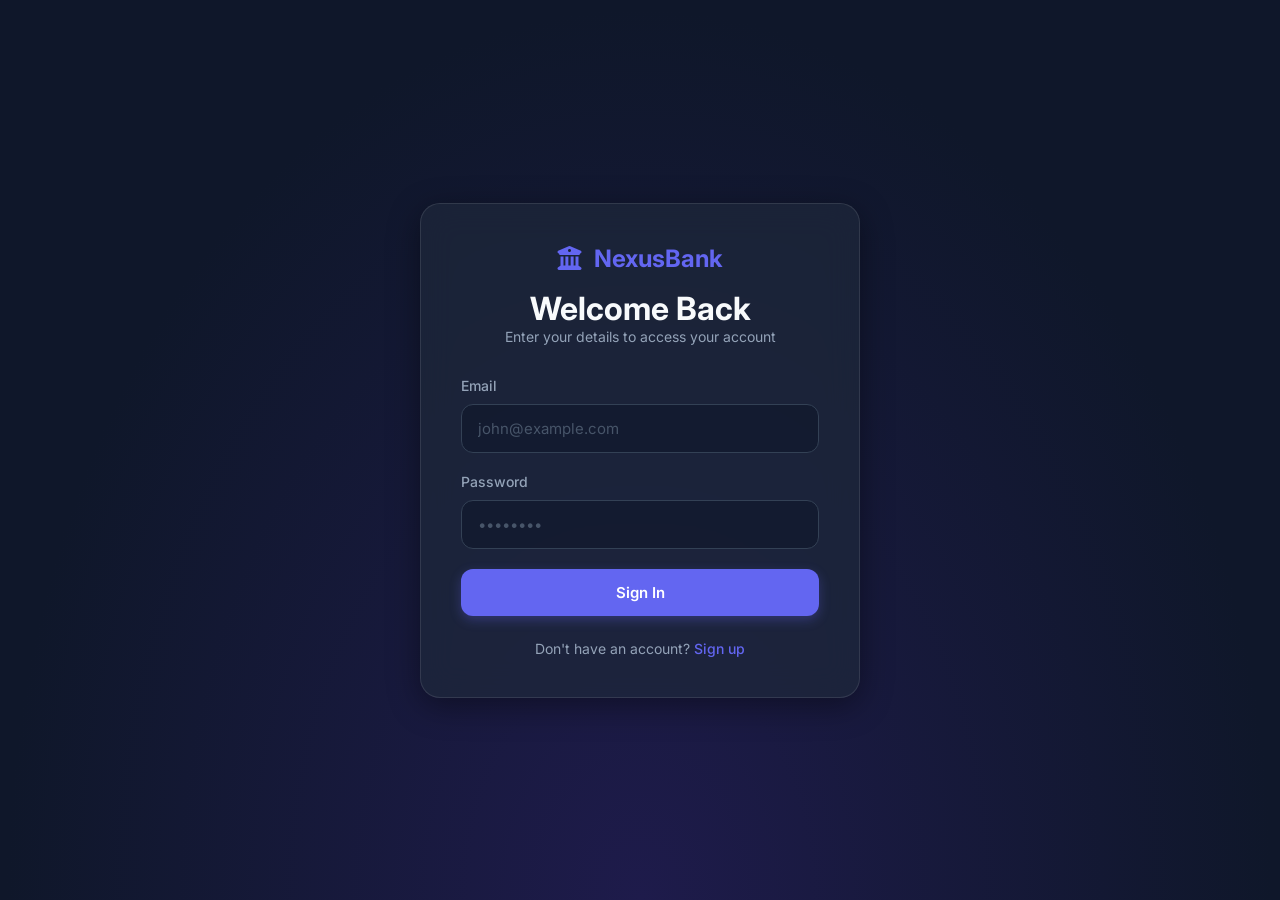
<file: frontend/index.html>
<!DOCTYPE html>
<html lang="en">

<head>
    <meta charset="UTF-8">
    <meta name="viewport" content="width=device-width, initial-scale=1.0">
    <title>Nexus Bank - Login</title>
    <!-- Add SEO Best Practices -->
    <meta name="description"
        content="Nexus Bank Login - Access your secure banking dashboard to manage your accounts and transfer funds.">
    <!-- Links -->
    <link rel="stylesheet" href="css/style.css">
    <link href="https://fonts.googleapis.com/css2?family=Inter:wght@300;400;500;600;700&display=swap" rel="stylesheet">
    <link rel="stylesheet" href="https://cdnjs.cloudflare.com/ajax/libs/font-awesome/6.4.0/css/all.min.css">
</head>

<body>
    <div class="auth-wrapper">
        <main class="auth-card">
            <header class="auth-header">
                <div class="logo">
                    <i class="fa-solid fa-building-columns"></i>
                    <span>NexusBank</span>
                </div>
                <h1>Welcome Back</h1>
                <p>Enter your details to access your account</p>
            </header>

            <form id="login-form" class="auth-form">
                <div class="input-group">
                    <label for="email">Email</label>
                    <input type="email" id="email" placeholder="john@example.com" required>
                </div>
                <div class="input-group">
                    <label for="password">Password</label>
                    <input type="password" id="password" placeholder="••••••••" required>
                </div>
                <div id="auth-message" class="message" role="alert"></div>
                <button type="submit" class="btn btn-primary full-width">Sign In</button>
            </form>

            <footer class="auth-footer">
                Don't have an account? <a href="register.html">Sign up</a>
            </footer>
        </main>
    </div>

    <script src="js/auth.js"></script>
</body>

</html>
</file>
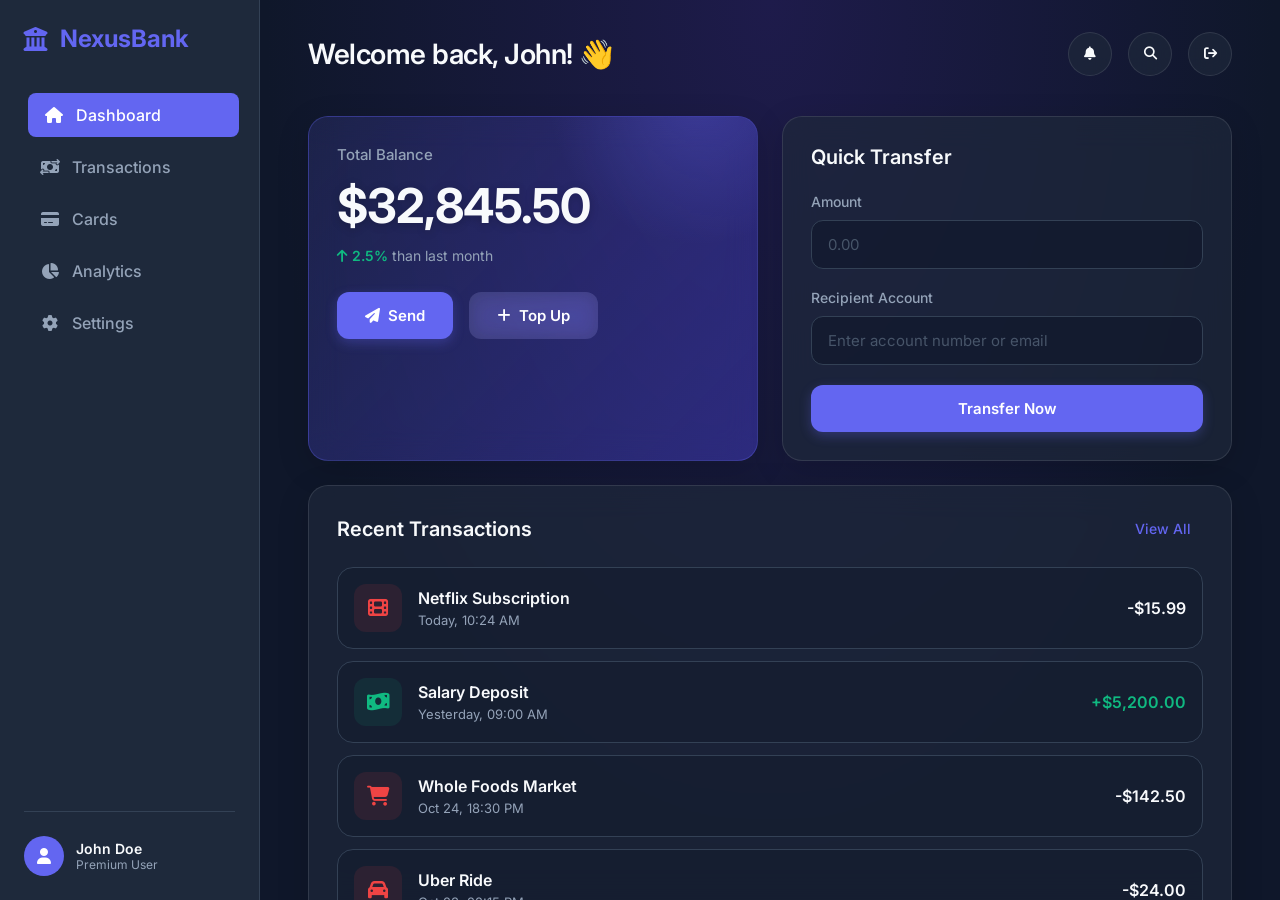
<file: frontend/dashboard.html>
<!DOCTYPE html>
<html lang="en">

<head>
    <meta charset="UTF-8">
    <meta name="viewport" content="width=device-width, initial-scale=1.0">
    <title>Nexus Bank - Dashboard</title>
    <meta name="description"
        content="Nexus Bank Dashboard - A modern, secure, and beautiful banking interface for managing your finances, transfers, and accounts.">
    <!-- Updated CSS path -->
    <link rel="stylesheet" href="css/style.css">
    <link href="https://fonts.googleapis.com/css2?family=Inter:wght@300;400;500;600;700&display=swap" rel="stylesheet">
    <link rel="stylesheet" href="https://cdnjs.cloudflare.com/ajax/libs/font-awesome/6.4.0/css/all.min.css">
</head>

<body>
    <div class="app-container">
        <!-- Sidebar -->
        <aside class="sidebar">
            <div class="logo">
                <i class="fa-solid fa-building-columns"></i>
                <span>NexusBank</span>
            </div>
            <nav class="nav-menu">
                <a href="#" class="nav-item active"><i class="fa-solid fa-house"></i> Dashboard</a>
                <a href="#" class="nav-item"><i class="fa-solid fa-money-bill-transfer"></i> Transactions</a>
                <a href="#" class="nav-item"><i class="fa-solid fa-credit-card"></i> Cards</a>
                <a href="#" class="nav-item"><i class="fa-solid fa-chart-pie"></i> Analytics</a>
                <a href="#" class="nav-item"><i class="fa-solid fa-gear"></i> Settings</a>
            </nav>
            <div class="user-profile">
                <div class="avatar"><i class="fa-solid fa-user"></i></div>
                <div class="user-info">
                    <span class="name">John Doe</span>
                    <span class="role">Premium User</span>
                </div>
            </div>
        </aside>

        <!-- Main Content -->
        <main class="main-content">
            <header class="top-header">
                <h1>Welcome back, John! 👋</h1>
                <div class="header-actions">
                    <button class="icon-btn" aria-label="Notifications"><i class="fa-solid fa-bell"></i></button>
                    <button class="icon-btn" aria-label="Search"><i class="fa-solid fa-magnifying-glass"></i></button>
                    <!-- Make logout button functional via id -->
                    <button class="icon-btn" id="logout-btn" aria-label="Logout"><i
                            class="fa-solid fa-arrow-right-from-bracket"></i></button>
                </div>
            </header>

            <div class="dashboard-grid">
                <!-- Balance Card -->
                <section class="card balance-card">
                    <h2 class="card-header">Total Balance</h2>
                    <div class="balance-amount" id="total-balance">$0.00</div>
                    <div class="balance-stats">
                        <span class="positive"><i class="fa-solid fa-arrow-up"></i> 2.5%</span> than last month
                    </div>
                    <div class="card-actions">
                        <button class="btn btn-primary" onclick="document.getElementById('transfer-amount').focus()"><i
                                class="fa-solid fa-paper-plane"></i> Send</button>
                        <button class="btn btn-secondary"><i class="fa-solid fa-plus"></i> Top Up</button>
                    </div>
                </section>

                <!-- Quick Transfer -->
                <section class="card quick-transfer">
                    <h2>Quick Transfer</h2>
                    <div class="transfer-form">
                        <div class="input-group">
                            <label for="transfer-amount">Amount</label>
                            <input type="number" id="transfer-amount" placeholder="0.00" min="1" step="0.01">
                        </div>
                        <div class="input-group">
                            <label for="recipient-account">Recipient Account</label>
                            <input type="text" id="recipient-account" placeholder="Enter account number or email">
                        </div>
                        <button class="btn btn-primary full-width" id="btn-transfer">Transfer Now</button>
                        <div id="transfer-message" class="message" role="alert"></div>
                    </div>
                </section>

                <!-- Recent Transactions -->
                <section class="card transactions-card span-2">
                    <div class="card-header-flex">
                        <h2>Recent Transactions</h2>
                        <a href="#" class="view-all">View All</a>
                    </div>
                    <ul class="transaction-list" id="transaction-list">
                        <!-- Transactions will be populated by JS -->
                    </ul>
                </section>
            </div>
        </main>
    </div>

    <!-- Updated JS paths -->
    <script src="js/account.js"></script>
    <script src="js/transaction.js"></script>
</body>

</html>
</file>
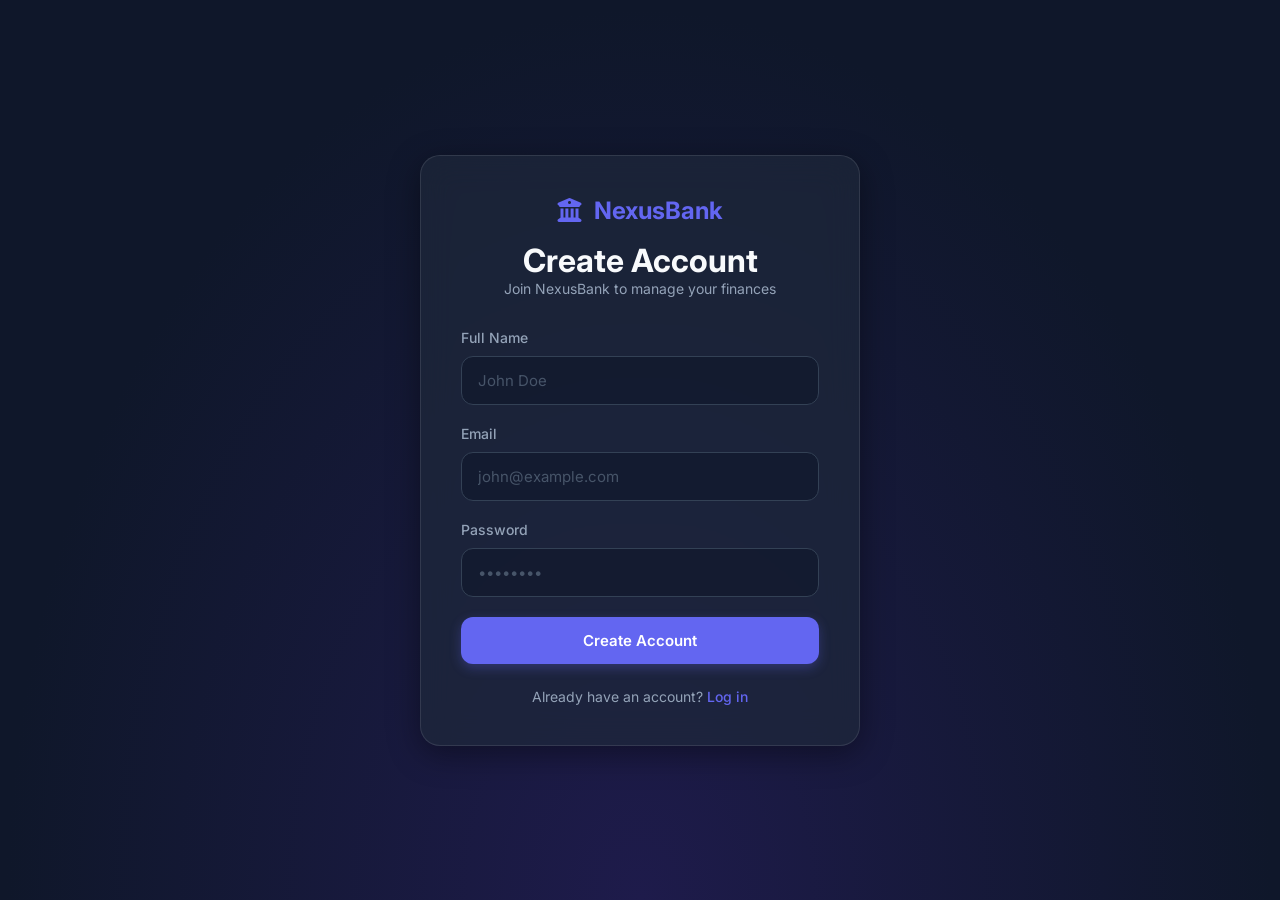
<file: frontend/register.html>
<!DOCTYPE html>
<html lang="en">

<head>
    <meta charset="UTF-8">
    <meta name="viewport" content="width=device-width, initial-scale=1.0">
    <title>Nexus Bank - Register</title>
    <!-- Add SEO Best Practices -->
    <meta name="description"
        content="Nexus Bank Sign Up - Create an account to experience modern, secure and beautiful banking.">
    <!-- Links -->
    <link rel="stylesheet" href="css/style.css">
    <link href="https://fonts.googleapis.com/css2?family=Inter:wght@300;400;500;600;700&display=swap" rel="stylesheet">
    <link rel="stylesheet" href="https://cdnjs.cloudflare.com/ajax/libs/font-awesome/6.4.0/css/all.min.css">
</head>

<body>
    <div class="auth-wrapper">
        <main class="auth-card">
            <header class="auth-header">
                <div class="logo">
                    <i class="fa-solid fa-building-columns"></i>
                    <span>NexusBank</span>
                </div>
                <h1>Create Account</h1>
                <p>Join NexusBank to manage your finances</p>
            </header>

            <form id="register-form" class="auth-form">
                <div class="input-group">
                    <label for="fullname">Full Name</label>
                    <input type="text" id="fullname" placeholder="John Doe" required>
                </div>
                <div class="input-group">
                    <label for="email">Email</label>
                    <input type="email" id="email" placeholder="john@example.com" required>
                </div>
                <div class="input-group">
                    <label for="password">Password</label>
                    <input type="password" id="password" placeholder="••••••••" required minlength="6">
                </div>
                <div id="auth-message" class="message" role="alert"></div>
                <button type="submit" class="btn btn-primary full-width">Create Account</button>
            </form>

            <footer class="auth-footer">
                Already have an account? <a href="index.html">Log in</a>
            </footer>
        </main>
    </div>

    <script src="js/auth.js"></script>
</body>

</html>
</file>
<file: frontend/css/style.css>
/* CSS for the Banking App (including Dashboard, Login, and Register pages) */

:root {
    --bg-main: #0f172a;
    --bg-card: #1e293b;
    --bg-hover: #334155;
    --text-main: #f8fafc;
    --text-muted: #94a3b8;
    --accent-primary: #6366f1;
    --accent-secondary: #4f46e5;
    --success: #10b981;
    --danger: #ef4444;
    --border: #334155;
    --glass-bg: rgba(30, 41, 59, 0.7);
    --glass-border: rgba(255, 255, 255, 0.1);
}

* {
    margin: 0;
    padding: 0;
    box-sizing: border-box;
    font-family: 'Inter', sans-serif;
}

body {
    background-color: var(--bg-main);
    color: var(--text-main);
    height: 100vh;
    display: flex;
    overflow: hidden;
}

/* AUTH PAGES (Login / Register) */
.auth-wrapper {
    display: flex;
    justify-content: center;
    align-items: center;
    min-height: 100vh;
    width: 100%;
    background: radial-gradient(ellipse at bottom, #1e1b4b 0%, var(--bg-main) 70%);
}

.auth-card {
    background: var(--glass-bg);
    backdrop-filter: blur(16px);
    border-radius: 20px;
    padding: 40px;
    width: 100%;
    max-width: 440px;
    border: 1px solid var(--glass-border);
    box-shadow: 0 8px 32px 0 rgba(0, 0, 0, 0.4);
    animation: fadeIn 0.4s ease forwards;
}

.auth-header {
    text-align: center;
    margin-bottom: 32px;
}

.auth-header .logo {
    justify-content: center;
    margin-bottom: 16px;
}

.auth-header h2 {
    font-size: 24px;
    font-weight: 600;
    margin-bottom: 8px;
}

.auth-header p {
    color: var(--text-muted);
    font-size: 14px;
}

.auth-form {
    display: flex;
    flex-direction: column;
    gap: 20px;
}

.auth-footer {
    margin-top: 24px;
    text-align: center;
    font-size: 14px;
    color: var(--text-muted);
}

.auth-footer a {
    color: var(--accent-primary);
    text-decoration: none;
    font-weight: 500;
}

.auth-footer a:hover {
    text-decoration: underline;
}

/* SHARED STYLES */
.app-container {
    display: flex;
    width: 100%;
    height: 100%;
}

.logo {
    display: flex;
    align-items: center;
    gap: 12px;
    font-size: 24px;
    font-weight: 700;
    color: var(--accent-primary);
}

.message {
    font-size: 14px;
    margin-top: 8px;
    text-align: center;
    opacity: 0;
    transition: opacity 0.3s;
    padding: 10px;
    border-radius: 8px;
    display: none;
}

.message.show {
    display: block;
    opacity: 1;
}

.message.success {
    background: rgba(16, 185, 129, 0.1);
    color: var(--success);
    border: 1px solid rgba(16, 185, 129, 0.2);
}

.message.error {
    background: rgba(239, 68, 68, 0.1);
    color: var(--danger);
    border: 1px solid rgba(239, 68, 68, 0.2);
}

.btn {
    padding: 14px 28px;
    border-radius: 12px;
    font-size: 15px;
    font-weight: 600;
    cursor: pointer;
    border: none;
    transition: all 0.2s cubic-bezier(0.4, 0, 0.2, 1);
    display: flex;
    align-items: center;
    justify-content: center;
    gap: 8px;
}

.btn:disabled {
    opacity: 0.7;
    cursor: not-allowed;
}

.btn-primary {
    background: var(--accent-primary);
    color: white;
    box-shadow: 0 4px 12px rgba(99, 102, 241, 0.3);
}

.btn-primary:hover:not(:disabled) {
    background: var(--accent-secondary);
    transform: translateY(-2px);
    box-shadow: 0 6px 16px rgba(99, 102, 241, 0.4);
}

.btn-primary:active:not(:disabled) {
    transform: translateY(0);
}

.btn-secondary {
    background: rgba(255, 255, 255, 0.1);
    color: white;
    backdrop-filter: blur(10px);
}

.btn-secondary:hover:not(:disabled) {
    background: rgba(255, 255, 255, 0.15);
    transform: translateY(-2px);
}

.full-width {
    width: 100%;
}

.input-group {
    display: flex;
    flex-direction: column;
    gap: 10px;
}

.input-group label {
    font-size: 14px;
    color: var(--text-muted);
    font-weight: 500;
}

.input-group input {
    background: rgba(15, 23, 42, 0.6);
    border: 1px solid var(--border);
    color: var(--text-main);
    padding: 14px 16px;
    border-radius: 12px;
    outline: none;
    font-size: 15px;
    transition: all 0.2s;
}

.input-group input:focus {
    border-color: var(--accent-primary);
    box-shadow: 0 0 0 3px rgba(99, 102, 241, 0.2);
}

.input-group input::placeholder {
    color: #475569;
}


/* SIDEBAR (Dashboard) */
.sidebar {
    width: 260px;
    background-color: var(--bg-card);
    border-right: 1px solid var(--border);
    display: flex;
    flex-direction: column;
    padding: 24px;
    transition: all 0.3s ease;
}

.sidebar .logo {
    margin-bottom: 40px;
}

.nav-menu {
    display: flex;
    flex-direction: column;
    gap: 8px;
    flex: 1;
}

.nav-item {
    display: flex;
    align-items: center;
    gap: 12px;
    padding: 12px 16px;
    color: var(--text-muted);
    text-decoration: none;
    border-radius: 8px;
    transition: all 0.2s cubic-bezier(0.4, 0, 0.2, 1);
    font-weight: 500;
}

.nav-item:hover,
.nav-item.active {
    background-color: var(--accent-primary);
    color: white;
    transform: translateX(4px);
}

.nav-item i {
    width: 20px;
    text-align: center;
}

.user-profile {
    display: flex;
    align-items: center;
    gap: 12px;
    padding-top: 24px;
    border-top: 1px solid var(--border);
}

.avatar {
    width: 40px;
    height: 40px;
    border-radius: 50%;
    background-color: var(--accent-primary);
    display: flex;
    align-items: center;
    justify-content: center;
    color: white;
}

.user-info {
    display: flex;
    flex-direction: column;
}

.user-info .name {
    font-weight: 600;
    font-size: 14px;
}

.user-info .role {
    font-size: 12px;
    color: var(--text-muted);
}

/* MAIN CONTENT (Dashboard) */
.main-content {
    flex: 1;
    padding: 32px 48px;
    overflow-y: auto;
    background: radial-gradient(ellipse at top, #1e1b4b 0%, var(--bg-main) 70%);
}

.top-header {
    display: flex;
    justify-content: space-between;
    align-items: center;
    margin-bottom: 40px;
}

.top-header h1 {
    font-size: 28px;
    font-weight: 600;
    letter-spacing: -0.5px;
}

.header-actions {
    display: flex;
    gap: 16px;
}

.icon-btn {
    background: var(--glass-bg);
    backdrop-filter: blur(10px);
    border: 1px solid var(--glass-border);
    color: var(--text-main);
    width: 44px;
    height: 44px;
    border-radius: 50%;
    cursor: pointer;
    transition: all 0.2s ease;
    display: flex;
    align-items: center;
    justify-content: center;
}

.icon-btn:hover {
    background: var(--bg-hover);
    transform: translateY(-2px);
    box-shadow: 0 4px 12px rgba(0, 0, 0, 0.2);
}

/* Dashboard Grid */
.dashboard-grid {
    display: grid;
    grid-template-columns: repeat(2, 1fr);
    gap: 24px;
}

.card {
    background: var(--glass-bg);
    backdrop-filter: blur(16px);
    border-radius: 20px;
    padding: 28px;
    border: 1px solid var(--glass-border);
    box-shadow: 0 8px 32px 0 rgba(0, 0, 0, 0.15);
    transition: transform 0.3s ease;
}

.card:hover {
    transform: translateY(-4px);
}

.span-2 {
    grid-column: span 2;
}

/* Balance Card */
.balance-card {
    background: linear-gradient(135deg, rgba(99, 102, 241, 0.15) 0%, rgba(79, 70, 229, 0.4) 100%);
    position: relative;
    overflow: hidden;
    border: 1px solid rgba(99, 102, 241, 0.3);
}

.balance-card::before {
    content: '';
    position: absolute;
    top: -50%;
    right: -20%;
    width: 300px;
    height: 300px;
    background: radial-gradient(circle, rgba(99, 102, 241, 0.3) 0%, rgba(0, 0, 0, 0) 70%);
    border-radius: 50%;
}

.card-header {
    color: var(--text-muted);
    font-size: 15px;
    font-weight: 500;
    margin-bottom: 12px;
}

.balance-amount {
    font-size: 48px;
    font-weight: 700;
    margin-bottom: 12px;
    letter-spacing: -1px;
    text-shadow: 0 2px 10px rgba(0, 0, 0, 0.2);
    transition: transform 0.2s;
}

.balance-stats {
    font-size: 14px;
    color: var(--text-muted);
    margin-bottom: 28px;
}

.positive {
    color: var(--success);
    font-weight: 600;
}

.card-actions {
    display: flex;
    gap: 16px;
    position: relative;
    z-index: 1;
}

/* Quick Transfer */
.quick-transfer h2 {
    margin-bottom: 24px;
    font-size: 20px;
    font-weight: 600;
}

.transfer-form {
    display: flex;
    flex-direction: column;
    gap: 20px;
}

/* Transactions */
.card-header-flex {
    display: flex;
    justify-content: space-between;
    align-items: center;
    margin-bottom: 24px;
}

.card-header-flex h2 {
    font-size: 20px;
    font-weight: 600;
}

.view-all {
    color: var(--accent-primary);
    text-decoration: none;
    font-size: 14px;
    font-weight: 500;
    padding: 6px 12px;
    border-radius: 6px;
    transition: background 0.2s;
}

.view-all:hover {
    background: rgba(99, 102, 241, 0.1);
}

.transaction-list {
    list-style: none;
    display: flex;
    flex-direction: column;
    gap: 12px;
}

.transaction-item {
    display: flex;
    justify-content: space-between;
    align-items: center;
    padding: 16px;
    background: rgba(15, 23, 42, 0.4);
    border-radius: 16px;
    border: 1px solid var(--border);
    transition: all 0.2s ease;
}

.transaction-item:hover {
    background: var(--bg-hover);
    transform: translateX(4px);
    border-color: rgba(99, 102, 241, 0.3);
}

.tx-info {
    display: flex;
    align-items: center;
    gap: 16px;
}

.tx-icon {
    width: 48px;
    height: 48px;
    border-radius: 12px;
    display: flex;
    align-items: center;
    justify-content: center;
    font-size: 20px;
}

.tx-icon.expense {
    background: rgba(239, 68, 68, 0.1);
    color: var(--danger);
}

.tx-icon.income {
    background: rgba(16, 185, 129, 0.1);
    color: var(--success);
}

.tx-details h4 {
    font-size: 16px;
    font-weight: 600;
    margin-bottom: 4px;
}

.tx-details p {
    font-size: 13px;
    color: var(--text-muted);
}

.tx-amount {
    font-weight: 600;
    font-size: 16px;
}

.tx-amount.positive {
    color: var(--success);
}

/* Scrollbar customization */
::-webkit-scrollbar {
    width: 8px;
}

::-webkit-scrollbar-track {
    background: var(--bg-main);
}

::-webkit-scrollbar-thumb {
    background: var(--border);
    border-radius: 4px;
}

::-webkit-scrollbar-thumb:hover {
    background: #475569;
}

@keyframes fadeIn {
    from {
        opacity: 0;
        transform: translateY(10px);
    }

    to {
        opacity: 1;
        transform: translateY(0);
    }
}

@media (max-width: 1024px) {
    .dashboard-grid {
        grid-template-columns: 1fr;
    }

    .span-2 {
        grid-column: span 1;
    }
}

@media (max-width: 768px) {
    .sidebar {
        position: absolute;
        transform: translateX(-100%);
        z-index: 10;
        height: 100%;
    }

    .main-content {
        padding: 24px;
    }
}
</file>
